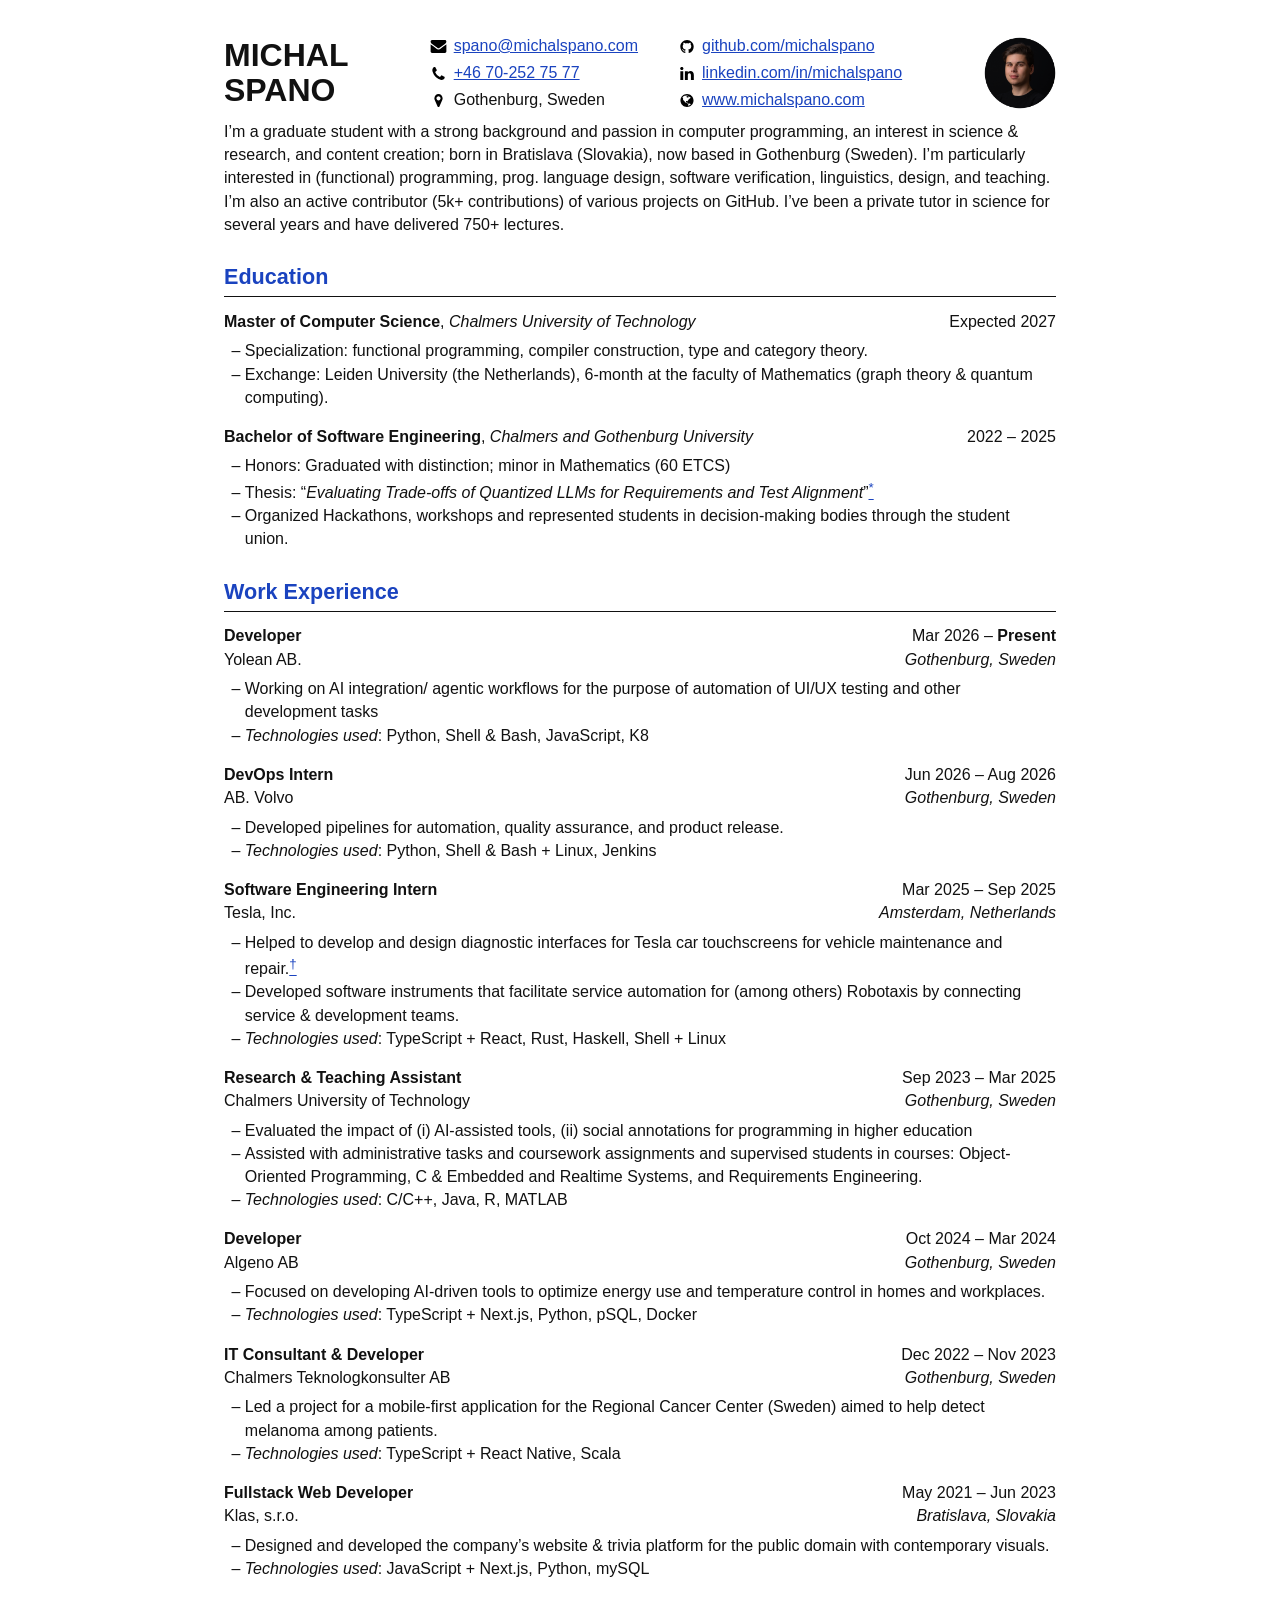
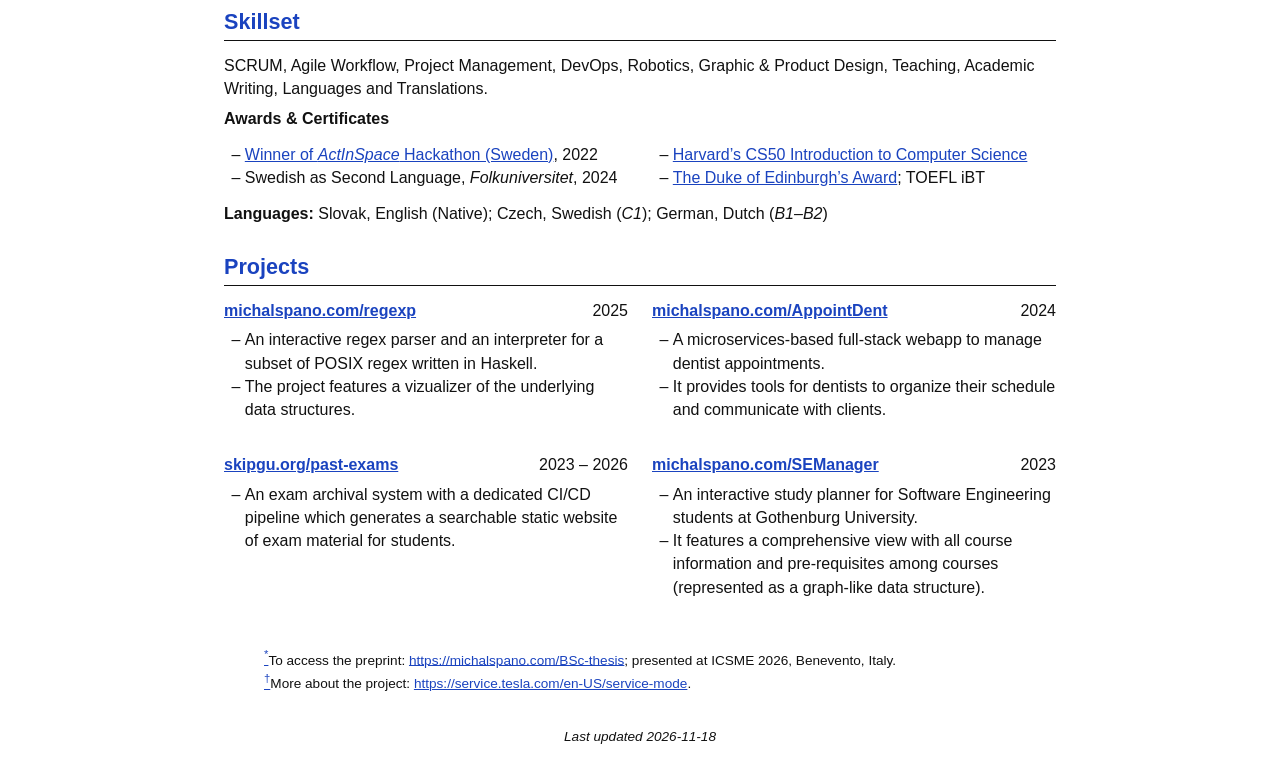
<file: public/en.html>
<!DOCTYPE html>
<html>
  <head>
    <meta charset="utf-8">
    <meta name="viewport" content="width=device-width, initial-scale=1">
    <title>Michal Spano – CV</title>
    <meta name="authors" content="Michal Spano">
  </head>
  <body>
    <style>
      /* Styles of the HTML export, inlined into every page by lib.typ. */
      
      /* Colours follow the OS light/dark setting, live as it changes. */
      :root { color-scheme: light dark; --fg: #111; --bg: #fff; --accent: #1a43bf; }
      @media (prefers-color-scheme: dark) {
        :root { --fg: #e4e4e4; --bg: #15171c; --accent: #82a0ff; }
        header li img { filter: invert(1); } /* the icons are black */
      }
      
      body {
        position: relative;
        max-width: 52rem;
        margin: 2rem auto;
        padding: 0 1rem 2.5rem;
        font: 1rem/1.45 "Latin Modern Sans", "Helvetica Neue", Arial, sans-serif;
        color: var(--fg);
        background: var(--bg);
      }
      a { color: var(--accent); }
      p, ul { margin: 0.4rem 0; }
      ul { padding-left: 1.3rem; list-style-type: "– "; }
      
      header { display: flex; flex-wrap: wrap; align-items: center; justify-content: space-between; gap: 1rem 2rem; }
      header h1 { margin: 0; width: min-content; font-size: 2rem; line-height: 1.1; text-transform: uppercase; }
      header ul { display: grid; grid: repeat(3, auto) / auto-flow; gap: 0 2.5rem; margin: 0; padding: 0; list-style: none; }
      header li { white-space: nowrap; line-height: 1.7; }
      header li img { width: 1.1em; margin-right: 0.4em; vertical-align: -0.1em; }
      header > img { width: 4.5rem; height: 4.5rem; border-radius: 50%; object-fit: cover; }
      
      h2 { margin: 1.6rem 0 0.8rem; padding-bottom: 0.2rem; border-bottom: 1px solid var(--fg); color: var(--accent); font-size: 1.35rem; }
      .entry { margin-bottom: 1rem; }
      .row { display: flex; flex-wrap: wrap; justify-content: space-between; column-gap: 1rem; }
      .cols { display: grid; grid-template-columns: repeat(auto-fit, minmax(20rem, 1fr)); gap: 1rem 1.5rem; }
      
      @media (max-width: 40rem) { header ul { grid-auto-flow: row; } }
      
      [role="doc-endnotes"] { margin-top: 2rem; font-size: 0.85rem; }
      /* Typst always puts the footnotes last, so pin the footer below them. */
      footer { position: absolute; inset: auto 0 0; text-align: center; font-size: 0.85rem; }
    </style>
    <header>
      <h1>Michal Spano</h1>
      <ul>
        <li><span style="display: inline-block"><img src="[data-uri]" alt="email" style="height: 0.8em"></span><a href="mailto:spano@michalspano.com">spano@michalspano.com</a></li>
        <li><span style="display: inline-block"><img src="[data-uri]" alt="phone" style="height: 0.8em"></span><a href="tel:+4670-2527577">+46 70-252 75 77</a></li>
        <li><span style="display: inline-block"><img src="[data-uri]" alt="location" style="height: 0.8em"></span>Gothenburg, Sweden</li>
        <li><span style="display: inline-block"><img src="[data-uri]" alt="github" style="height: 0.8em"></span><a href="https://github.com/michalspano">github.com/michalspano</a></li>
        <li><span style="display: inline-block"><img src="[data-uri]" alt="linkedin" style="height: 0.8em"></span><a href="https://linkedin.com/in/michalspano">linkedin.com/in/michalspano</a></li>
        <li><span style="display: inline-block"><img src="[data-uri]" alt="web" style="height: 0.8em"></span><a href="https://www.michalspano.com">www.michalspano.com</a></li>
      </ul>
      <img src="profile.png" alt="Michal Spano">
    </header>
    <p>I’m a graduate student with a strong background and passion in computer programming, an interest in science &amp; research, and content creation; born in Bratislava (Slovakia), now based in Gothenburg (Sweden). I’m particularly interested in (functional) programming, prog. language design, software verification, linguistics, design, and teaching. I’m also an active contributor (5k+ contributions) of various projects on GitHub. I’ve been a private tutor in science for several years and have delivered 750+ lectures.</p>
    <h2>Education</h2>
    <div class="entry">
      <div class="row"><span><strong>Master of Computer Science</strong>, <em>Chalmers University of Technology</em></span> <span>Expected 2027</span></div>
      <ul>
        <li>Specialization: functional programming, compiler construction, type and category theory.</li>
        <li>Exchange: Leiden University (the Netherlands), 6-month at the faculty of Mathematics (graph theory &amp; quantum computing).</li>
      </ul>
    </div>
    <div class="entry">
      <div class="row"><span><strong>Bachelor of Software Engineering</strong>, <em>Chalmers and Gothenburg University</em></span> <span>2022 – 2025</span></div>
      <ul>
        <li>Honors: Graduated with distinction; minor in Mathematics (60 ETCS)</li>
        <li>Thesis: “<em>Evaluating Trade-offs of Quantized LLMs for Requirements and Test Alignment</em>”<a id="loc-1" href="#loc-3" role="doc-noteref"><sup>*</sup></a></li>
        <li>Organized Hackathons, workshops and represented students in decision-making bodies through the student union.</li>
      </ul>
    </div>
    <h2>Work Experience</h2>
    <div class="entry">
      <div class="row"><span><strong>Developer</strong></span> <span>Mar 2026 – <strong>Present</strong></span></div>
      <div class="row"><span>Yolean AB.</span> <span><em>Gothenburg, Sweden</em></span></div>
      <ul>
        <li>Working on AI integration/ agentic workflows for the purpose of automation of UI/UX testing and other development tasks</li>
        <li><em>Technologies used</em>: Python, Shell &amp; Bash, JavaScript, K8</li>
      </ul>
    </div>
    <div class="entry">
      <div class="row"><span><strong>DevOps Intern</strong></span> <span>Jun 2026 – Aug 2026</span></div>
      <div class="row"><span>AB. Volvo</span> <span><em>Gothenburg, Sweden</em></span></div>
      <ul>
        <li>Developed pipelines for automation, quality assurance, and product release.</li>
        <li><em>Technologies used</em>: Python, Shell &amp; Bash + Linux, Jenkins</li>
      </ul>
    </div>
    <div class="entry">
      <div class="row"><span><strong>Software Engineering Intern</strong></span> <span>Mar 2025 – Sep 2025</span></div>
      <div class="row"><span>Tesla, Inc.</span> <span><em>Amsterdam, Netherlands</em></span></div>
      <ul>
        <li>Helped to develop and design diagnostic interfaces for Tesla car touchscreens for vehicle maintenance and repair.<a id="loc-2" href="#loc-4" role="doc-noteref"><sup>†</sup></a></li>
        <li>Developed software instruments that facilitate service automation for (among others) Robotaxis by connecting service &amp; development teams.</li>
        <li><em>Technologies used</em>: TypeScript + React, Rust, Haskell, Shell + Linux</li>
      </ul>
    </div>
    <div class="entry">
      <div class="row"><span><strong>Research &amp; Teaching Assistant</strong></span> <span>Sep 2023 – Mar 2025</span></div>
      <div class="row"><span>Chalmers University of Technology</span> <span><em>Gothenburg, Sweden</em></span></div>
      <ul>
        <li>Evaluated the impact of (i) AI-assisted tools, (ii) social annotations for programming in higher education</li>
        <li>Assisted with administrative tasks and coursework assignments and supervised students in courses: Object-Oriented Programming, C &amp; Embedded and Realtime Systems, and Requirements Engineering.</li>
        <li><em>Technologies used</em>: C/C++, Java, R, MATLAB</li>
      </ul>
    </div>
    <div class="entry">
      <div class="row"><span><strong>Developer</strong></span> <span>Oct 2024 – Mar 2024</span></div>
      <div class="row"><span>Algeno AB</span> <span><em>Gothenburg, Sweden</em></span></div>
      <ul>
        <li>Focused on developing AI-driven tools to optimize energy use and temperature control in homes and workplaces.</li>
        <li><em>Technologies used</em>: TypeScript + Next.js, Python, pSQL, Docker</li>
      </ul>
    </div>
    <div class="entry">
      <div class="row"><span><strong>IT Consultant &amp; Developer</strong></span> <span>Dec 2022 – Nov 2023</span></div>
      <div class="row"><span>Chalmers Teknologkonsulter AB</span> <span><em>Gothenburg, Sweden</em></span></div>
      <ul>
        <li>Led a project for a mobile-first application for the Regional Cancer Center (Sweden) aimed to help detect melanoma among patients.</li>
        <li><em>Technologies used</em>: TypeScript + React Native, Scala</li>
      </ul>
    </div>
    <div class="entry">
      <div class="row"><span><strong>Fullstack Web Developer</strong></span> <span>May 2021 – Jun 2023</span></div>
      <div class="row"><span>Klas, s.r.o.</span> <span><em>Bratislava, Slovakia</em></span></div>
      <ul>
        <li>Designed and developed the company’s website &amp; trivia platform for the public domain with contemporary visuals.</li>
        <li><em>Technologies used</em>: JavaScript + Next.js, Python, mySQL</li>
      </ul>
    </div>
    <h2>Skillset</h2>
    <p>SCRUM, Agile Workflow, Project Management, DevOps, Robotics, Graphic &amp; Product Design, Teaching, Academic Writing, Languages and Translations.</p>
    <p><strong>Awards &amp; Certificates</strong></p>
    <div class="cols">
      <div>
        <ul>
          <li><a href="https://www.home.sandvik/en/stories/articles/2023/03/waste-collecting-robot-at-hackathon/">Winner of <em>ActInSpace</em> Hackathon (Sweden)</a>, 2022</li>
          <li>Swedish as Second Language, <em>Folkuniversitet</em>, 2024</li>
        </ul>
      </div>
      <div>
        <ul>
          <li><a href="https://courses.edx.org/certificates/4b318ebb0e3b4877974f03a52e8f54e5">Harvard’s CS50 Introduction to Computer Science</a></li>
          <li><a href="https://tinyurl.com/spano-dofe-2020">The Duke of Edinburgh’s Award</a>; TOEFL iBT</li>
        </ul>
      </div>
    </div>
    <p><strong>Languages:</strong> Slovak, English (Native); Czech, Swedish (<em>C1</em>); German, Dutch (<em>B1–B2</em>)</p>
    <h2>Projects</h2>
    <div class="cols">
      <div>
        <div class="entry">
          <div class="row"><span><strong><a href="https://michalspano.com/regexp">michalspano.com/regexp</a></strong></span> <span>2025</span></div>
          <ul>
            <li>An interactive regex parser and an interpreter for a subset of POSIX regex written in Haskell.</li>
            <li>The project features a vizualizer of the underlying data structures.</li>
          </ul>
        </div>
      </div>
      <div>
        <div class="entry">
          <div class="row"><span><strong><a href="https://michalspano.com/AppointDent">michalspano.com/AppointDent</a></strong></span> <span>2024</span></div>
          <ul>
            <li>A microservices-based full-stack webapp to manage dentist appointments.</li>
            <li>It provides tools for dentists to organize their schedule and communicate with clients.</li>
          </ul>
        </div>
      </div>
      <div>
        <div class="entry">
          <div class="row"><span><strong><a href="https://github.com/skipgu/past-exams">skipgu.org/past-exams</a></strong></span> <span>2023 – 2026</span></div>
          <ul>
            <li>An exam archival system with a dedicated CI/CD pipeline which generates a searchable static website of exam material for students.</li>
          </ul>
        </div>
      </div>
      <div>
        <div class="entry">
          <div class="row"><span><strong><a href="https://michalspano.com/SEManager">michalspano.com/SEManager</a></strong></span> <span>2023</span></div>
          <ul>
            <li>An interactive study planner for Software Engineering students at Gothenburg University.</li>
            <li>It features a comprehensive view with all course information and pre-requisites among courses (represented as a graph-like data structure).</li>
          </ul>
        </div>
      </div>
    </div>
    <footer><em>Last updated 2026-11-18</em></footer>
    <section role="doc-endnotes">
      <ol style="list-style-type: none">
        <li id="loc-3"><a href="#loc-1" role="doc-backlink"><sup>*</sup></a>To access the preprint: <a href="https://michalspano.com/BSc-thesis">https://michalspano.com/BSc-thesis</a>; presented at ICSME 2026, Benevento, Italy.</li>
        <li id="loc-4"><a href="#loc-2" role="doc-backlink"><sup>†</sup></a>More about the project: <a href="https://service.tesla.com/en-US/service-mode">https://service.tesla.com/en-US/service-mode</a>.</li>
      </ol>
    </section>
  </body>
</html>
</file>
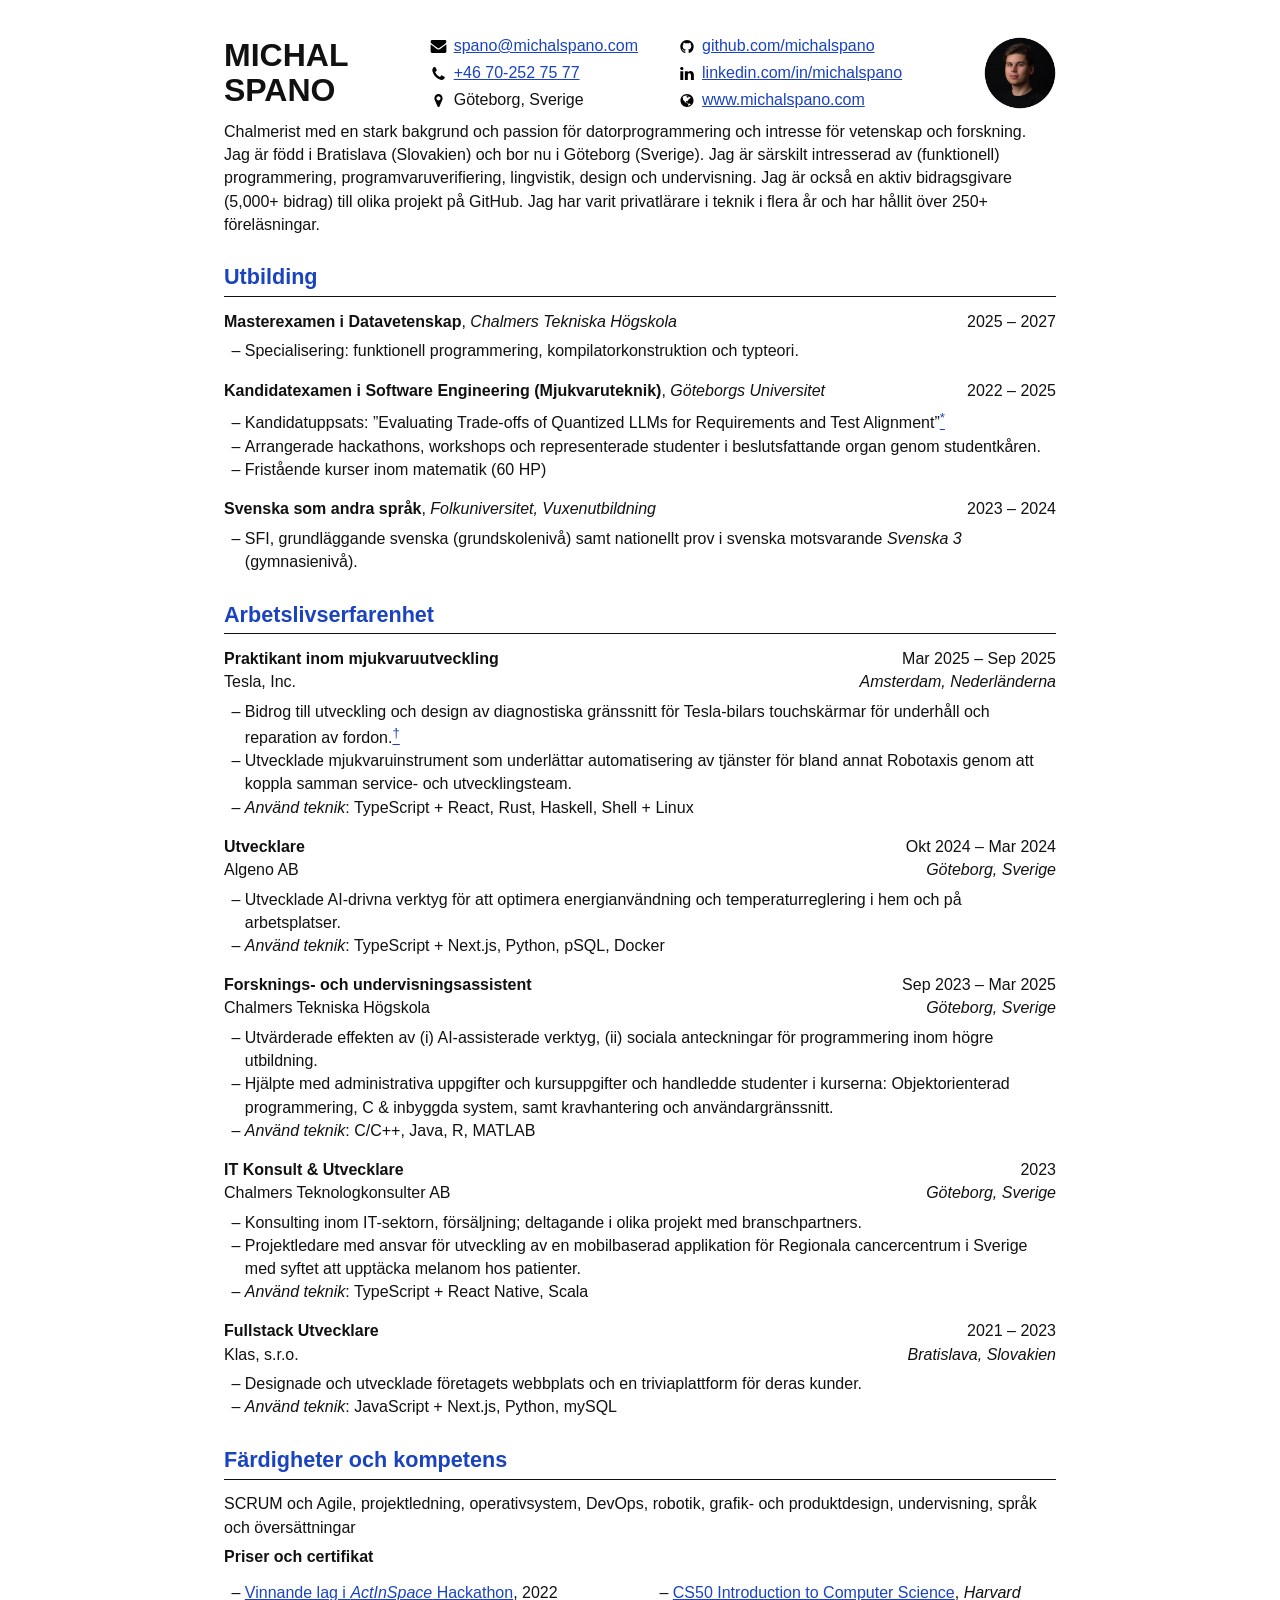
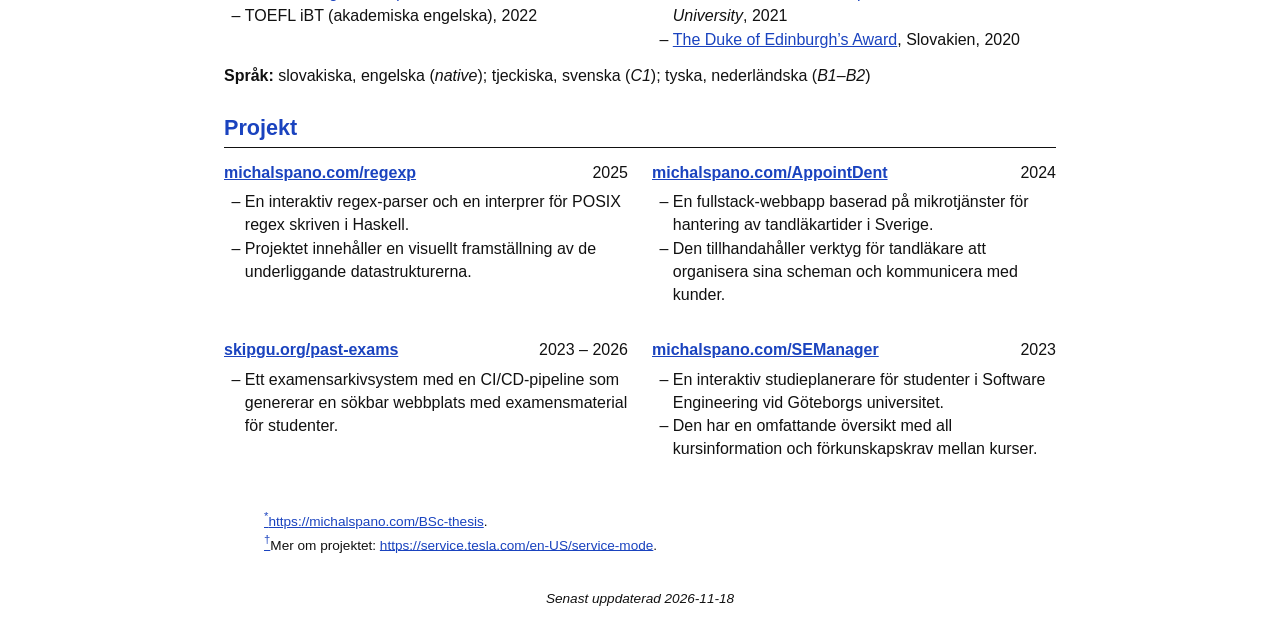
<file: public/se.html>
<!DOCTYPE html>
<html>
  <head>
    <meta charset="utf-8">
    <meta name="viewport" content="width=device-width, initial-scale=1">
    <title>Michal Spano – CV</title>
    <meta name="authors" content="Michal Spano">
  </head>
  <body>
    <style>
      /* Styles of the HTML export, inlined into every page by lib.typ. */
      
      /* Colours follow the OS light/dark setting, live as it changes. */
      :root { color-scheme: light dark; --fg: #111; --bg: #fff; --accent: #1a43bf; }
      @media (prefers-color-scheme: dark) {
        :root { --fg: #e4e4e4; --bg: #15171c; --accent: #82a0ff; }
        header li img { filter: invert(1); } /* the icons are black */
      }
      
      body {
        position: relative;
        max-width: 52rem;
        margin: 2rem auto;
        padding: 0 1rem 2.5rem;
        font: 1rem/1.45 "Latin Modern Sans", "Helvetica Neue", Arial, sans-serif;
        color: var(--fg);
        background: var(--bg);
      }
      a { color: var(--accent); }
      p, ul { margin: 0.4rem 0; }
      ul { padding-left: 1.3rem; list-style-type: "– "; }
      
      header { display: flex; flex-wrap: wrap; align-items: center; justify-content: space-between; gap: 1rem 2rem; }
      header h1 { margin: 0; width: min-content; font-size: 2rem; line-height: 1.1; text-transform: uppercase; }
      header ul { display: grid; grid: repeat(3, auto) / auto-flow; gap: 0 2.5rem; margin: 0; padding: 0; list-style: none; }
      header li { white-space: nowrap; line-height: 1.7; }
      header li img { width: 1.1em; margin-right: 0.4em; vertical-align: -0.1em; }
      header > img { width: 4.5rem; height: 4.5rem; border-radius: 50%; object-fit: cover; }
      
      h2 { margin: 1.6rem 0 0.8rem; padding-bottom: 0.2rem; border-bottom: 1px solid var(--fg); color: var(--accent); font-size: 1.35rem; }
      .entry { margin-bottom: 1rem; }
      .row { display: flex; flex-wrap: wrap; justify-content: space-between; column-gap: 1rem; }
      .cols { display: grid; grid-template-columns: repeat(auto-fit, minmax(20rem, 1fr)); gap: 1rem 1.5rem; }
      
      @media (max-width: 40rem) { header ul { grid-auto-flow: row; } }
      
      [role="doc-endnotes"] { margin-top: 2rem; font-size: 0.85rem; }
      /* Typst always puts the footnotes last, so pin the footer below them. */
      footer { position: absolute; inset: auto 0 0; text-align: center; font-size: 0.85rem; }
    </style>
    <header>
      <h1>Michal Spano</h1>
      <ul>
        <li><span style="display: inline-block"><img src="[data-uri]" alt="email" style="height: 0.8em"></span><a href="mailto:spano@michalspano.com">spano@michalspano.com</a></li>
        <li><span style="display: inline-block"><img src="[data-uri]" alt="phone" style="height: 0.8em"></span><a href="tel:+4670-2527577">+46 70-252 75 77</a></li>
        <li><span style="display: inline-block"><img src="[data-uri]" alt="location" style="height: 0.8em"></span>Göteborg, Sverige</li>
        <li><span style="display: inline-block"><img src="[data-uri]" alt="github" style="height: 0.8em"></span><a href="https://github.com/michalspano">github.com/michalspano</a></li>
        <li><span style="display: inline-block"><img src="[data-uri]" alt="linkedin" style="height: 0.8em"></span><a href="https://linkedin.com/in/michalspano">linkedin.com/in/michalspano</a></li>
        <li><span style="display: inline-block"><img src="[data-uri]" alt="web" style="height: 0.8em"></span><a href="https://www.michalspano.com">www.michalspano.com</a></li>
      </ul>
      <img src="profile.png" alt="Michal Spano">
    </header>
    <p>Chalmerist med en stark bakgrund och passion för datorprogrammering och intresse för vetenskap och forskning. Jag är född i Bratislava (Slovakien) och bor nu i Göteborg (Sverige). Jag är särskilt intresserad av (funktionell) programmering, programvaruverifiering, lingvistik, design och undervisning. Jag är också en aktiv bidragsgivare (5,000+ bidrag) till olika projekt på GitHub. Jag har varit privatlärare i teknik i flera år och har hållit över 250+ föreläsningar.</p>
    <h2>Utbilding</h2>
    <div class="entry">
      <div class="row"><span><strong>Masterexamen i Datavetenskap</strong>, <em>Chalmers Tekniska Högskola</em></span> <span>2025 – 2027</span></div>
      <ul>
        <li>Specialisering: funktionell programmering, kompilatorkonstruktion och typteori.</li>
      </ul>
    </div>
    <div class="entry">
      <div class="row"><span><strong>Kandidatexamen i Software Engineering (Mjukvaruteknik)</strong>, <em>Göteborgs Universitet</em></span> <span>2022 – 2025</span></div>
      <ul>
        <li>Kandidatuppsats: ”Evaluating Trade-offs of Quantized LLMs for Requirements and Test Alignment”<a id="loc-1" href="#loc-3" role="doc-noteref"><sup>*</sup></a></li>
        <li>Arrangerade hackathons, workshops och representerade studenter i beslutsfattande organ genom studentkåren.</li>
        <li>Fristående kurser inom matematik (60 HP)</li>
      </ul>
    </div>
    <div class="entry">
      <div class="row"><span><strong>Svenska som andra språk</strong>, <em>Folkuniversitet, Vuxenutbildning</em></span> <span>2023 – 2024</span></div>
      <ul>
        <li>SFI, grundläggande svenska (grundskolenivå) samt nationellt prov i svenska motsvarande <em>Svenska 3</em> (gymnasienivå).</li>
      </ul>
    </div>
    <h2>Arbetslivserfarenhet</h2>
    <div class="entry">
      <div class="row"><span><strong>Praktikant inom mjukvaruutveckling</strong></span> <span>Mar 2025 – Sep 2025</span></div>
      <div class="row"><span>Tesla, Inc.</span> <span><em>Amsterdam, Nederländerna</em></span></div>
      <ul>
        <li>Bidrog till utveckling och design av diagnostiska gränssnitt för Tesla-bilars touchskärmar för underhåll och reparation av fordon.<a id="loc-2" href="#loc-4" role="doc-noteref"><sup>†</sup></a></li>
        <li>Utvecklade mjukvaruinstrument som underlättar automatisering av tjänster för bland annat Robotaxis genom att koppla samman service- och utvecklingsteam.</li>
        <li><em>Använd teknik</em>: TypeScript + React, Rust, Haskell, Shell + Linux</li>
      </ul>
    </div>
    <div class="entry">
      <div class="row"><span><strong>Utvecklare</strong></span> <span>Okt 2024 – Mar 2024</span></div>
      <div class="row"><span>Algeno AB</span> <span><em>Göteborg, Sverige</em></span></div>
      <ul>
        <li>Utvecklade AI-drivna verktyg för att optimera energianvändning och temperaturreglering i hem och på arbetsplatser.</li>
        <li><em>Använd teknik</em>: TypeScript + Next.js, Python, pSQL, Docker</li>
      </ul>
    </div>
    <div class="entry">
      <div class="row"><span><strong>Forsknings- och undervisningsassistent</strong></span> <span>Sep 2023 – Mar 2025</span></div>
      <div class="row"><span>Chalmers Tekniska Högskola</span> <span><em>Göteborg, Sverige</em></span></div>
      <ul>
        <li>Utvärderade effekten av (i) AI-assisterade verktyg, (ii) sociala anteckningar för programmering inom högre utbildning.</li>
        <li>Hjälpte med administrativa uppgifter och kursuppgifter och handledde studenter i kurserna: Objektorienterad programmering, C &amp; inbyggda system, samt kravhantering och användargränssnitt.</li>
        <li><em>Använd teknik</em>: C/C++, Java, R, MATLAB</li>
      </ul>
    </div>
    <div class="entry">
      <div class="row"><span><strong>IT Konsult &amp; Utvecklare</strong></span> <span>2023</span></div>
      <div class="row"><span>Chalmers Teknologkonsulter AB</span> <span><em>Göteborg, Sverige</em></span></div>
      <ul>
        <li>Konsulting inom IT-sektorn, försäljning; deltagande i olika projekt med branschpartners.</li>
        <li>Projektledare med ansvar för utveckling av en mobilbaserad applikation för Regionala cancercentrum i Sverige med syftet att upptäcka melanom hos patienter.</li>
        <li><em>Använd teknik</em>: TypeScript + React Native, Scala</li>
      </ul>
    </div>
    <div class="entry">
      <div class="row"><span><strong>Fullstack Utvecklare</strong></span> <span>2021 – 2023</span></div>
      <div class="row"><span>Klas, s.r.o.</span> <span><em>Bratislava, Slovakien</em></span></div>
      <ul>
        <li>Designade och utvecklade företagets webbplats och en triviaplattform för deras kunder.</li>
        <li><em>Använd teknik</em>: JavaScript + Next.js, Python, mySQL</li>
      </ul>
    </div>
    <h2>Färdigheter och kompetens</h2>
    <p>SCRUM och Agile, projektledning, operativsystem, DevOps, robotik, grafik- och produktdesign, undervisning, språk och översättningar</p>
    <p><strong>Priser och certifikat</strong></p>
    <div class="cols">
      <div>
        <ul>
          <li><a href="https://www.home.sandvik/en/stories/articles/2023/03/waste-collecting-robot-at-hackathon/">Vinnande lag i <em>ActInSpace</em> Hackathon</a>, 2022</li>
          <li>TOEFL iBT (akademiska engelska), 2022</li>
        </ul>
      </div>
      <div>
        <ul>
          <li><a href="https://courses.edx.org/certificates/4b318ebb0e3b4877974f03a52e8f54e5">CS50 Introduction to Computer Science</a>, <em>Harvard University</em>, 2021</li>
          <li><a href="https://tinyurl.com/spano-dofe-2020">The Duke of Edinburgh’s Award</a>, Slovakien, 2020</li>
        </ul>
      </div>
    </div>
    <p><strong>Språk:</strong> slovakiska, engelska (<em>native</em>); tjeckiska, svenska (<em>C1</em>); tyska, nederländska (<em>B1–B2</em>)</p>
    <h2>Projekt</h2>
    <div class="cols">
      <div>
        <div class="entry">
          <div class="row"><span><strong><a href="https://michalspano.com/regexp">michalspano.com/regexp</a></strong></span> <span>2025</span></div>
          <ul>
            <li>En interaktiv regex-parser och en interprer för POSIX regex skriven i Haskell.</li>
            <li>Projektet innehåller en visuellt framställning av de underliggande datastrukturerna.</li>
          </ul>
        </div>
      </div>
      <div>
        <div class="entry">
          <div class="row"><span><strong><a href="https://michalspano.com/AppointDent">michalspano.com/AppointDent</a></strong></span> <span>2024</span></div>
          <ul>
            <li>En fullstack-webbapp baserad på mikrotjänster för hantering av tandläkartider i Sverige.</li>
            <li>Den tillhandahåller verktyg för tandläkare att organisera sina scheman och kommunicera med kunder.</li>
          </ul>
        </div>
      </div>
      <div>
        <div class="entry">
          <div class="row"><span><strong><a href="https://github.com/skipgu/past-exams">skipgu.org/past-exams</a></strong></span> <span>2023 – 2026</span></div>
          <ul>
            <li>Ett examensarkivsystem med en CI/CD-pipeline som genererar en sökbar webbplats med examensmaterial för studenter.</li>
          </ul>
        </div>
      </div>
      <div>
        <div class="entry">
          <div class="row"><span><strong><a href="https://michalspano.com/SEManager">michalspano.com/SEManager</a></strong></span> <span>2023</span></div>
          <ul>
            <li>En interaktiv studieplanerare för studenter i Software Engineering vid Göteborgs universitet.</li>
            <li>Den har en omfattande översikt med all kursinformation och förkunskapskrav mellan kurser.</li>
          </ul>
        </div>
      </div>
    </div>
    <footer><em>Senast uppdaterad 2026-11-18</em></footer>
    <section role="doc-endnotes">
      <ol style="list-style-type: none">
        <li id="loc-3"><a href="#loc-1" role="doc-backlink"><sup>*</sup></a><a href="https://michalspano.com/BSc-thesis">https://michalspano.com/BSc-thesis</a>.</li>
        <li id="loc-4"><a href="#loc-2" role="doc-backlink"><sup>†</sup></a>Mer om projektet: <a href="https://service.tesla.com/en-US/service-mode">https://service.tesla.com/en-US/service-mode</a>.</li>
      </ol>
    </section>
  </body>
</html>
</file>
